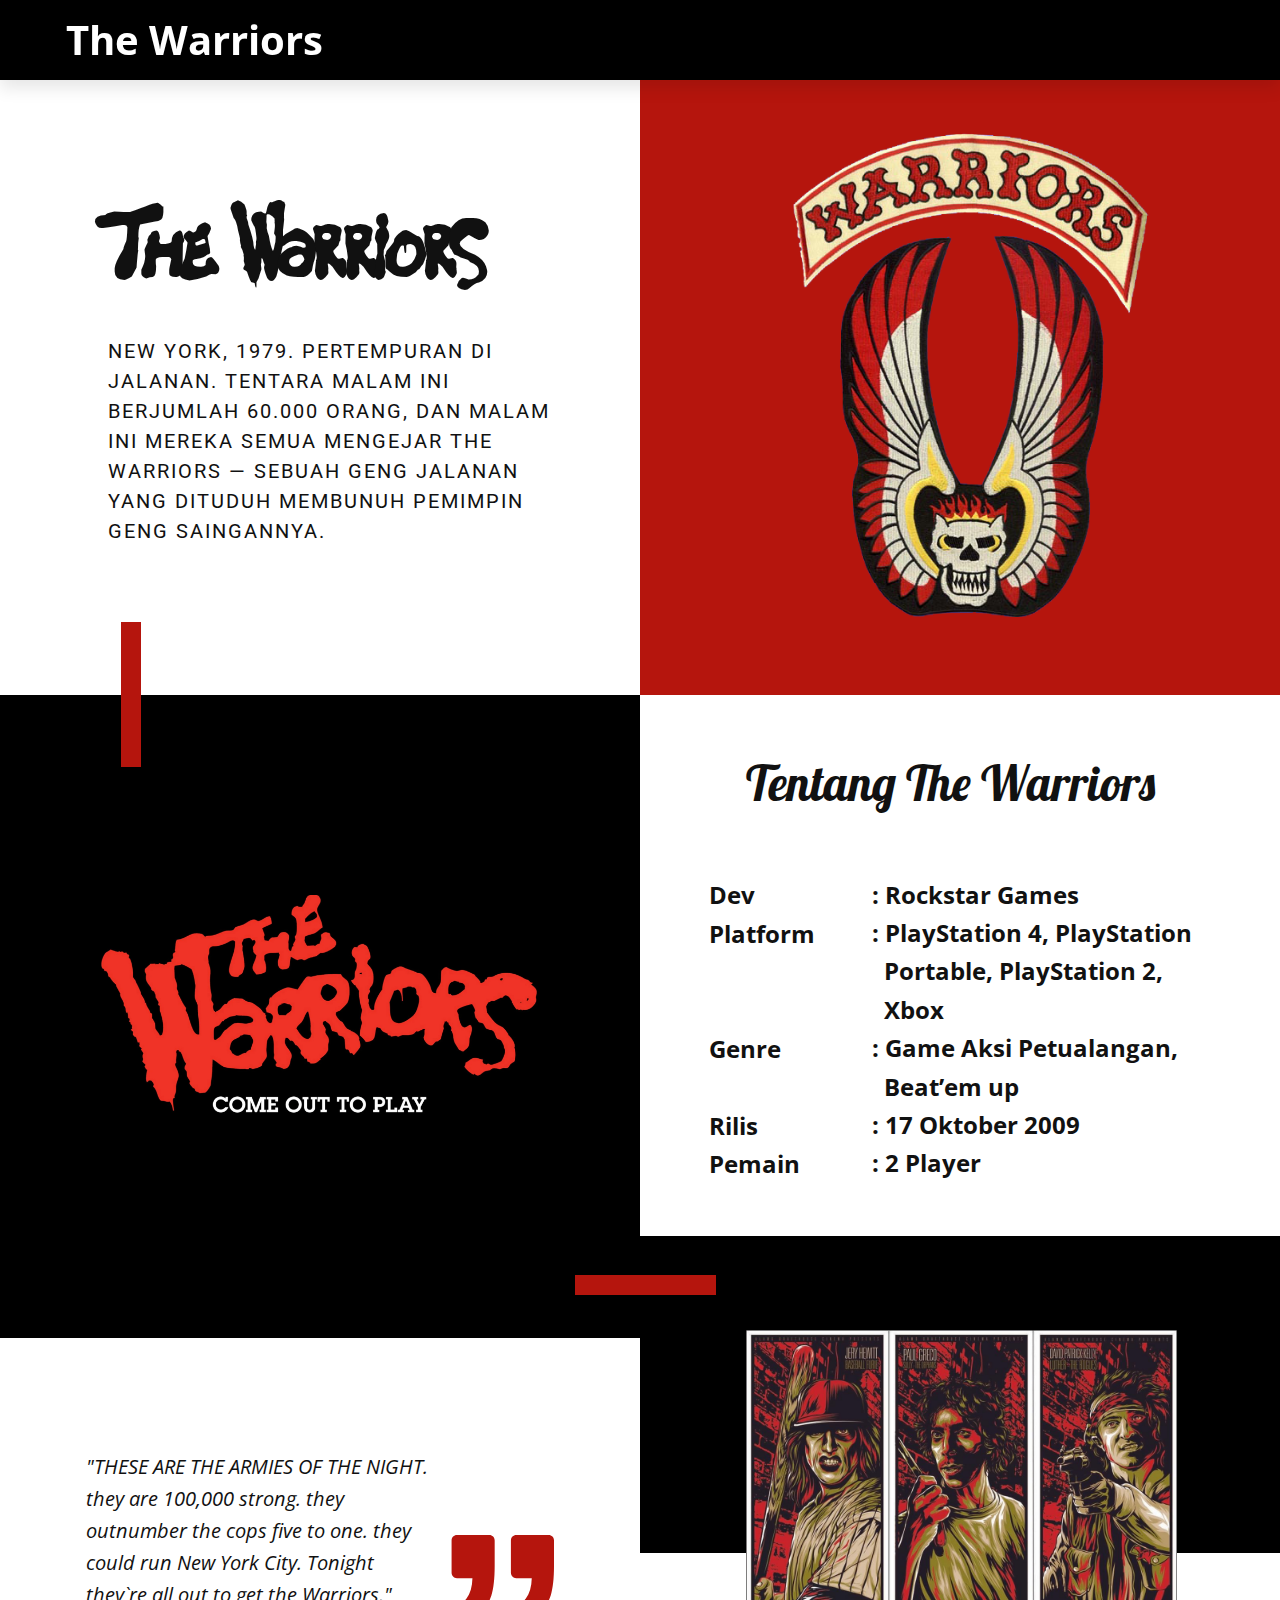
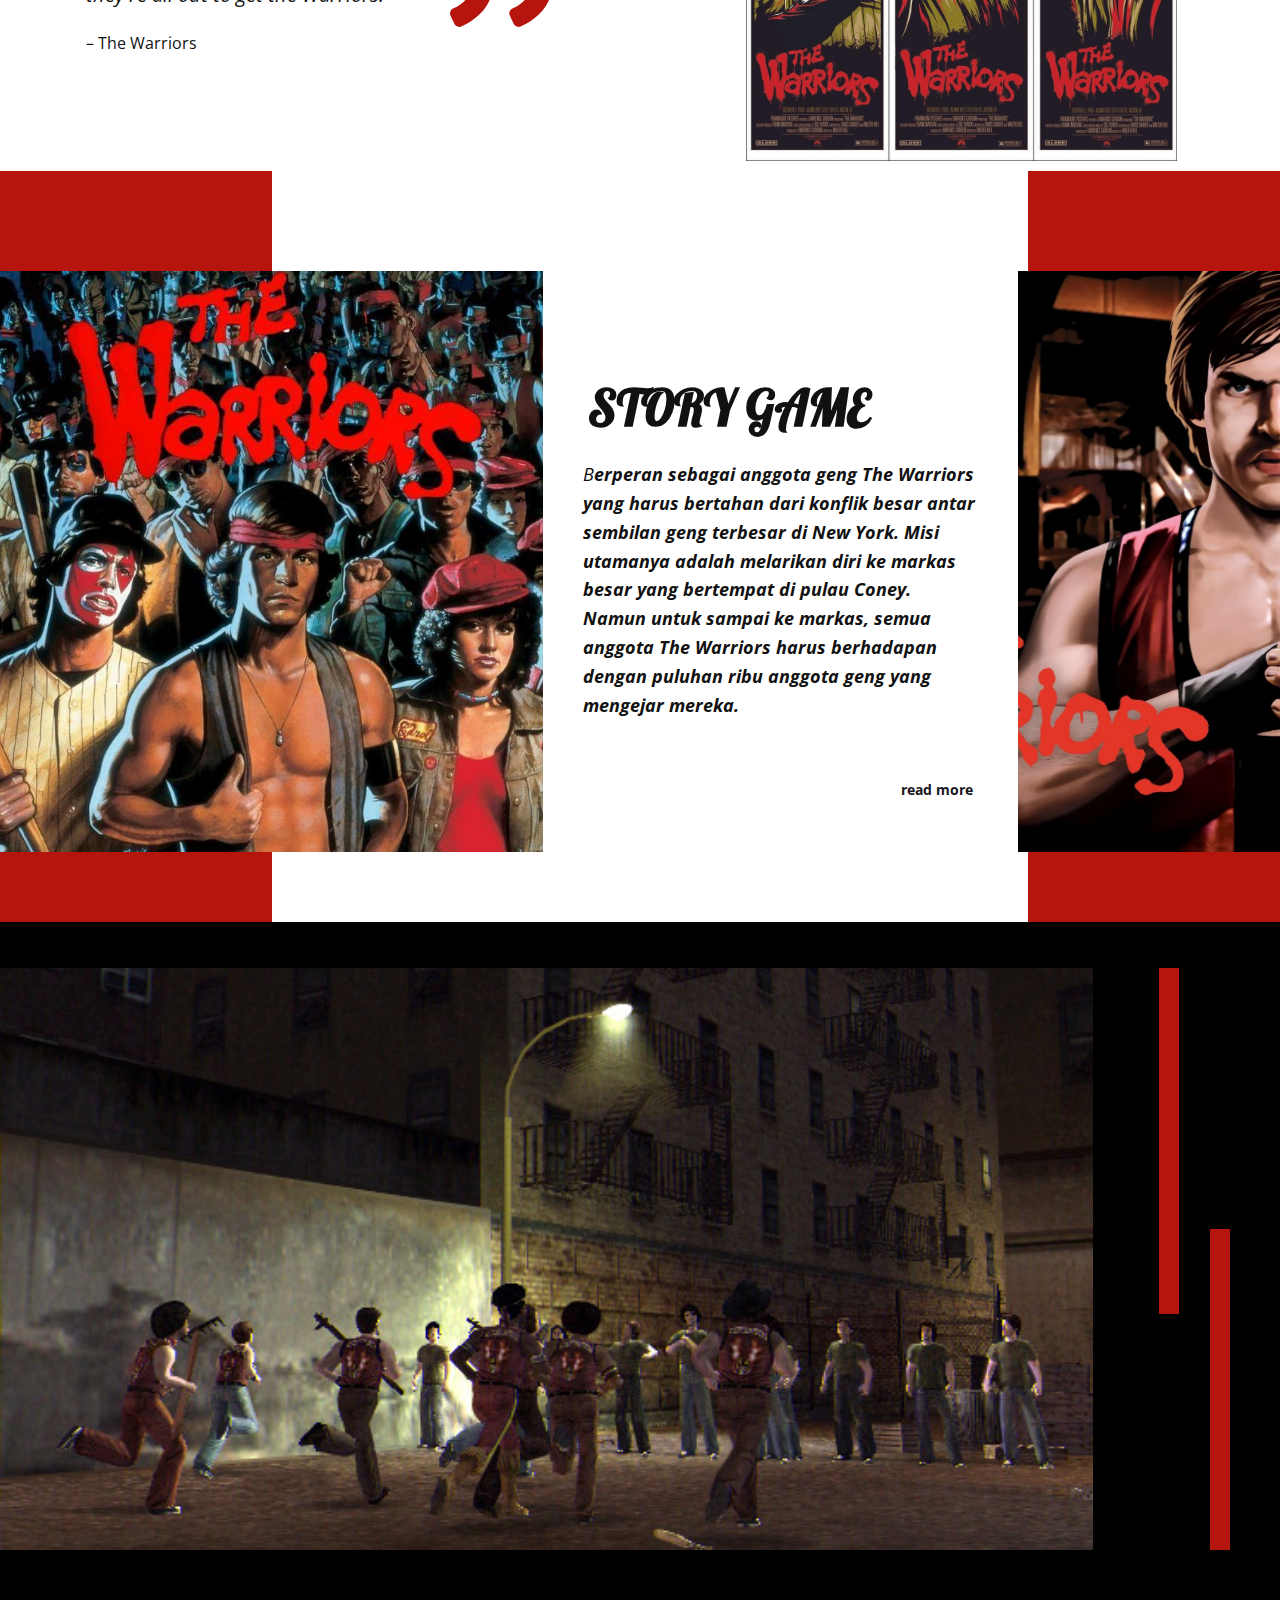
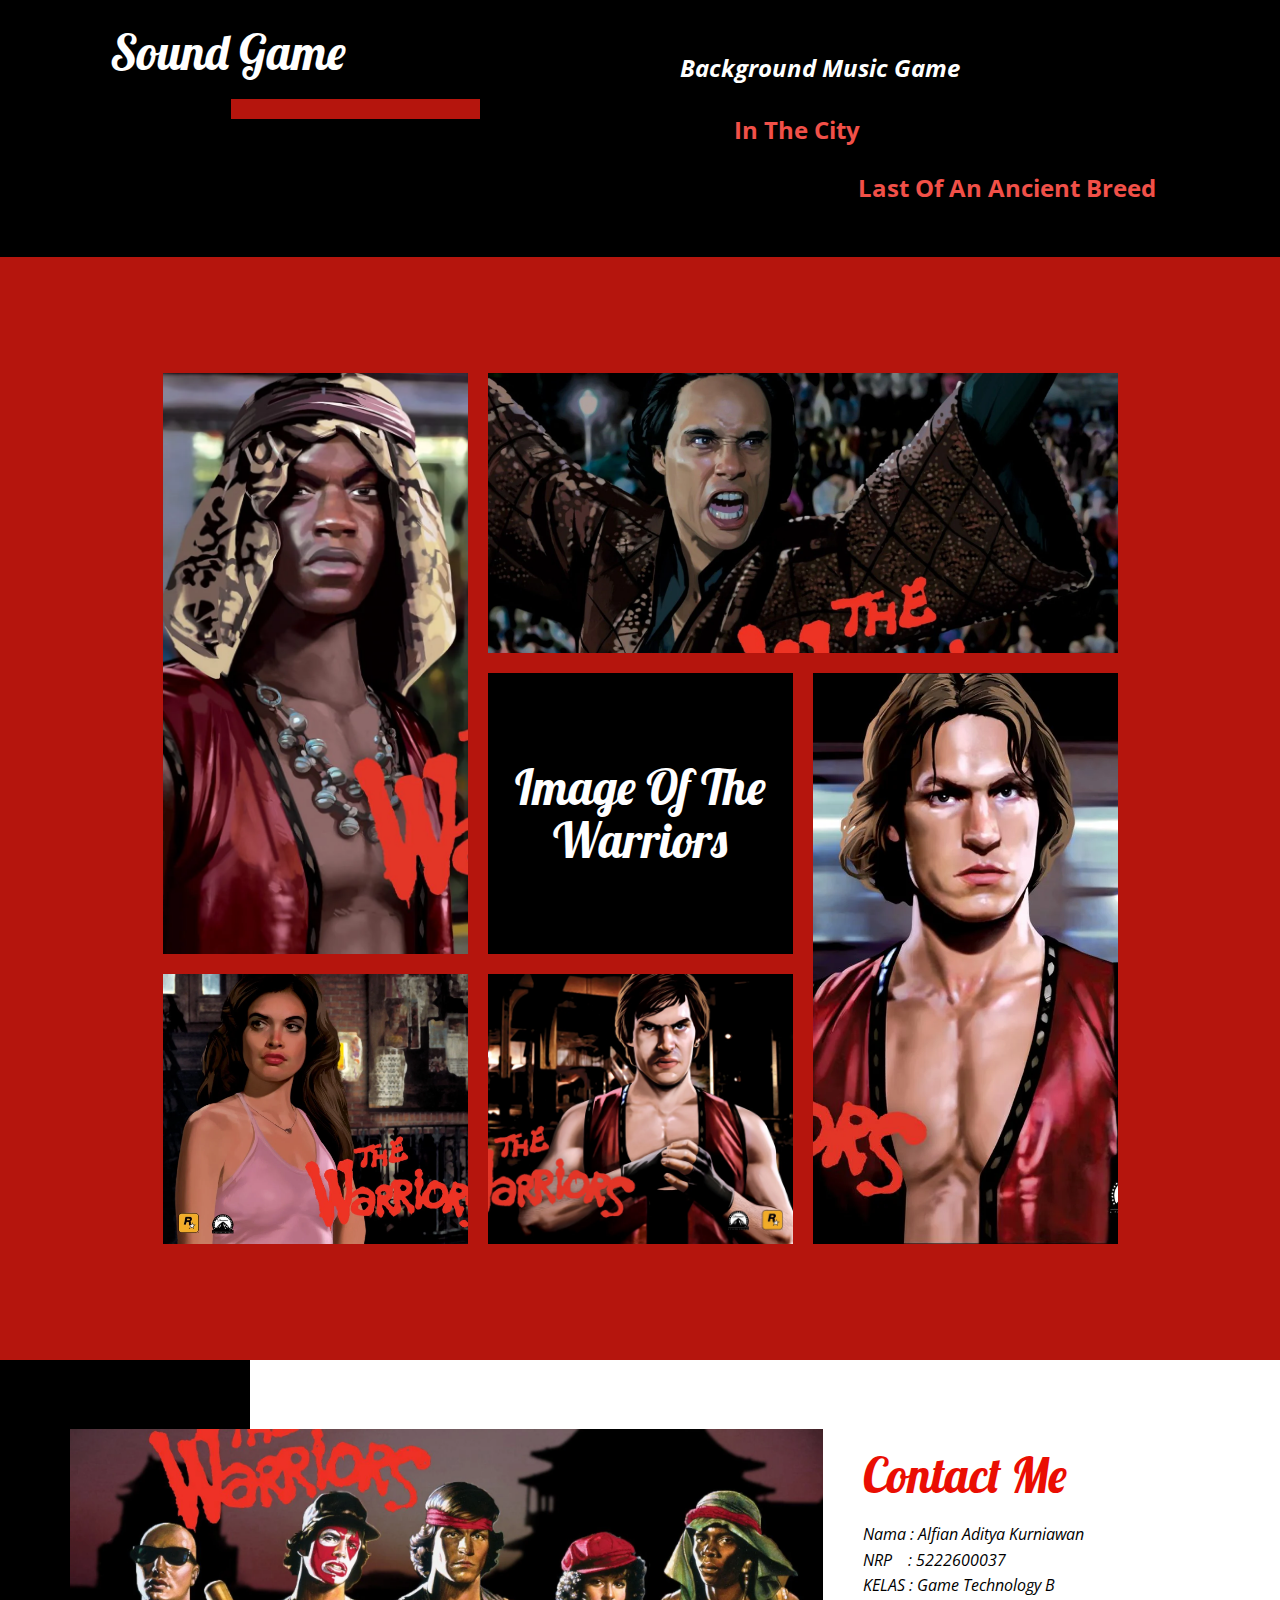
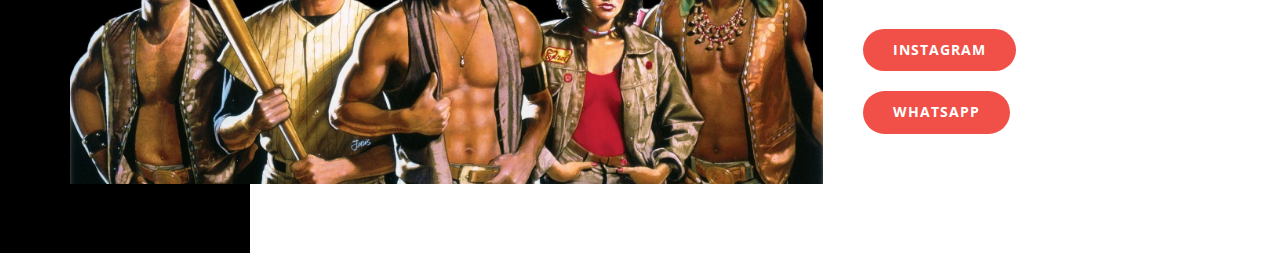
<file: index.html>
<!DOCTYPE html>
<html style="font-size: 16px;" lang="en"><head>
    <meta name="viewport" content="width=device-width, initial-scale=1.0">
    <meta charset="utf-8">
    <meta name="keywords" content="Start Your Fitness Today, For you. For now. For life., Our Mission, Supervision and professional advice, Fitness Classes, Contact Us">
    <meta name="description" content="">
    <title>The Warriors</title>
    <link rel="stylesheet" href="nicepage.css" media="screen">
<link rel="stylesheet" href="The-Warriors.css" media="screen">
    <script class="u-script" type="text/javascript" src="jquery-1.9.1.min.js" defer=""></script>
    <script class="u-script" type="text/javascript" src="nicepage.js" defer=""></script>
    <meta name="generator" content="Nicepage 4.21.4, nicepage.com">
    
    <link id="u-theme-google-font" rel="stylesheet" href="https://fonts.googleapis.com/css?family=Roboto:100,100i,300,300i,400,400i,500,500i,700,700i,900,900i|Open+Sans:300,300i,400,400i,500,500i,600,600i,700,700i,800,800i">
    <link id="u-page-google-font" rel="stylesheet" href="https://fonts.googleapis.com/css?family=Lobster:400">
    
    
    
    
    
    
    
    
    
    <script type="application/ld+json">{
		"@context": "http://schema.org",
		"@type": "Organization",
		"name": ""
}</script>
    <meta name="theme-color" content="#f15048">
    <meta property="og:title" content="The Warriors">
    <meta property="og:type" content="website">
    <style>
  header{
  position: fixed;
  top:0; left: 0; right:0;
  z-index: 1000;
  display: flex;
  align-items: center;
  justify-content: space-between;
  background: black;
  padding:0.5rem 4.5%;
  box-shadow: 0 .5rem 1rem rgba(0,0,0,.1);
}

header .logo{
  font-size: 2.5rem;
  font-weight: bolder;
  color:white;
}

header .logo i{
  padding-right: .5rem;
  color:var(--red);
}

header .navbar a{
  font-size: 2rem;
  margin-left: 2rem;
  color:#666;
}

header .navbar a:hover{
  color:var(--red);
}
    </style>
  </head>
  <body data-home-page="https://alfianaditya-gtbnrp37.nicepage.io/The-Warriors.html?version=43d5f239-8041-4bb2-9207-d50a2c1f1188" data-home-page-title="The Warriors" class="u-body u-xl-mode" data-lang="en"> 
    <header>

      <a href="#" class="logo"><i class="fas fa-utensils"></i>The Warriors</a>
  
      <div id="menu-bar" class="fas fa-bars"></div>
  
      <!-- <nav class="navbar">
          <a href="#home">home</a>
          <a href="#speciality">speciality</a>
          <a href="#popular">popular</a>
          <a href="#gallery">gallery</a>
          <a href="#review">review</a>
          <a href="#order">order</a>
      </nav> -->
  
  </header>
  <br>
  <br>
    <section class="u-clearfix u-section-1" id="sec-86e3">
      <div class="u-border-20 u-border-custom-color-6 u-line u-line-horizontal u-line-1"></div>
      <div class="u-clearfix u-expanded-width u-layout-wrap u-layout-wrap-1">
        <div class="u-layout">
          <div class="u-layout-row">
            <div class="u-size-30 u-size-60-md">
              <div class="u-layout-col">
                <div class="u-size-60">
                  <div class="u-layout-row">
                    <div class="u-container-style u-layout-cell u-left-cell u-size-60 u-layout-cell-1">
                      <div class="u-container-layout u-container-layout-1">
                        <h1 class="u-custom-font u-text u-title u-text-1">The Warriors </h1>
                        <h5 class="u-text u-text-2"> New York, 1979. Pertempuran di jalanan. Tentara malam ini berjumlah 60.000 orang, dan malam ini mereka semua mengejar The Warriors — sebuah geng jalanan yang dituduh membunuh pemimpin geng saingannya. </h5>
                      </div>
                    </div>
                  </div>
                </div>
              </div>
            </div>
            <div class="u-size-30 u-size-60-md">
              <div class="u-layout-row">
                <div class="u-container-style u-custom-color-7 u-layout-cell u-right-cell u-size-60 u-layout-cell-2">
                  <div class="u-container-layout">
                    <img class="u-image u-image-1" src="images/d4kjrc5-3245dbd3-a450-4049-8b9e-e0e33ac3052e.png" data-image-width="500" data-image-height="647">
                  </div>
                </div>
              </div>
            </div>
          </div>
        </div>
      </div>
    </section>
    <section class="u-clearfix u-section-2" id="carousel_2da8">
      <div class="u-black u-shape u-shape-rectangle u-shape-1"></div>
      <div class="u-clearfix u-expanded-width u-layout-wrap u-layout-wrap-1">
        <div class="u-layout">
          <div class="u-layout-row">
            <div class="u-size-30">
              <div class="u-layout-col">
                <div class="u-container-style u-layout-cell u-size-60 u-layout-cell-1">
                  <div class="u-container-layout u-container-layout-1">
                    <div class="u-black u-container-style u-expanded-width u-group u-shape-rectangle u-group-1">
                      <div class="u-container-layout u-container-layout-2">
                        <div class="u-border-20 u-border-custom-color-7 u-line u-line-vertical u-line-1"></div>
                        <img class="u-expanded-width-xs u-image u-image-1" src="images/2013686.png" data-image-width="1920" data-image-height="915">
                        <div class="u-border-20 u-border-custom-color-7 u-line u-line-horizontal u-line-2"></div>
                      </div>
                    </div>
                  </div>
                </div>
              </div>
            </div>
            <div class="u-size-30">
              <div class="u-layout-col">
                <div class="u-container-style u-layout-cell u-size-30 u-layout-cell-2">
                  <div class="u-container-layout u-container-layout-3">
                    <h2 class="u-custom-font u-font-lobster u-text u-text-1">Tentang The Warriors</h2>
                  </div>
                </div>
                <div class="u-container-style u-layout-cell u-size-30 u-layout-cell-3">
                  <div class="u-container-layout u-container-layout-4">
                    <div class="u-expanded-width u-list u-list-1">
                      <div class="u-repeater u-repeater-1">
                        <div class="u-container-style u-list-item u-repeater-item">
                          <div class="u-container-layout u-similar-container u-container-layout-5">
                            <p class="u-text u-text-2"><b>Dev<br>Platform<br>
                                <br>
                                <br>Genre<br>
                                <br>Rilis<br>Pemain<br>
                                <br></b>
                            </p>
                            <p class="u-text u-text-3"> :&nbsp;<b>Rockstar Games<br>: PlayStation 4, PlayStation<br>&nbsp; Portable, PlayStation 2,<br>&nbsp; Xbox<br>: Game Aksi Petualangan,&nbsp;<br>&nbsp; Beat’em up<br>: 17 Oktober 2009<br>: 2 Player<br></b>
                            </p>
                            <img src="images/wp1973871-the-warriors-wallpapers.jpg" alt="" class="u-image u-image-default u-image-2" data-image-width="1080" data-image-height="1080">
                          </div>
                        </div>
                      </div>
                    </div>
                  </div>
                </div>
              </div>
            </div>
          </div>
        </div>
      </div>
      <div class="u-border-20 u-border-custom-color-7 u-line u-line-horizontal u-line-3"></div>
    </section>
    <section class="u-clearfix u-section-3" id="sec-3e04">
      <div class="u-clearfix u-expanded-width u-layout-wrap u-layout-wrap-1">
        <div class="u-layout">
          <div class="u-layout-row">
            <div class="u-container-style u-layout-cell u-left-cell u-size-30 u-white u-layout-cell-1">
              <div class="u-container-layout u-container-layout-1">
                <p class="u-text u-text-1"> "​THESE ARE THE ARMIES OF THE NIGHT. they are 100,000 strong. they outnumber the cops five to one. they could run New York City. Tonight they`re all out to get the Warriors."</p><span class="u-icon u-icon-circle u-text-custom-color-7 u-icon-1"><svg class="u-svg-link" preserveAspectRatio="xMidYMin slice" viewBox="0 0 975.036 975.036" style=""><use xlink:href="#svg-8e95"></use></svg><svg class="u-svg-content" viewBox="0 0 975.036 975.036" x="0px" y="0px" id="svg-8e95" style="enable-background:new 0 0 975.036 975.036;"><g><path d="M925.036,57.197h-304c-27.6,0-50,22.4-50,50v304c0,27.601,22.4,50,50,50h145.5c-1.9,79.601-20.4,143.3-55.4,191.2   c-27.6,37.8-69.399,69.1-125.3,93.8c-25.7,11.3-36.8,41.7-24.8,67.101l36,76c11.6,24.399,40.3,35.1,65.1,24.399   c66.2-28.6,122.101-64.8,167.7-108.8c55.601-53.7,93.7-114.3,114.3-181.9c20.601-67.6,30.9-159.8,30.9-276.8v-239   C975.036,79.598,952.635,57.197,925.036,57.197z"></path><path d="M106.036,913.497c65.4-28.5,121-64.699,166.9-108.6c56.1-53.7,94.4-114.1,115-181.2c20.6-67.1,30.899-159.6,30.899-277.5   v-239c0-27.6-22.399-50-50-50h-304c-27.6,0-50,22.4-50,50v304c0,27.601,22.4,50,50,50h145.5c-1.9,79.601-20.4,143.3-55.4,191.2   c-27.6,37.8-69.4,69.1-125.3,93.8c-25.7,11.3-36.8,41.7-24.8,67.101l35.9,75.8C52.336,913.497,81.236,924.298,106.036,913.497z"></path>
</g></svg></span>
                <p class="u-text u-text-2">– The Warriors</p>
              </div>
            </div>
            <div class="u-container-style u-layout-cell u-right-cell u-size-30 u-layout-cell-2">
              <div class="u-container-layout u-container-layout-2"></div>
            </div>
          </div>
        </div>
      </div>
    </section>
    <section class="u-clearfix u-valign-middle-xs u-section-4" id="sec-3148">
      <div class="u-custom-color-7 u-shape u-shape-rectangle u-shape-1"></div>
      <div class="u-custom-color-7 u-shape u-shape-rectangle u-shape-2"></div>
      <div class="u-clearfix u-expanded-width u-gutter-20 u-layout-wrap u-layout-wrap-1">
        <div class="u-layout">
          <div class="u-layout-row">
            <div class="u-container-style u-image u-layout-cell u-left-cell u-size-26 u-image-1" data-image-width="1366" data-image-height="768">
              <div class="u-container-layout"></div>
            </div>
            <div class="u-container-style u-layout-cell u-size-21 u-layout-cell-2">
              <div class="u-container-layout u-container-layout-2">
                <h2 class="u-custom-font u-font-lobster u-text u-text-1"><b>STORY GAME</b>
                </h2>
                <p class="u-text u-text-2"> B<b>erperan sebagai anggota geng The Warriors yang harus bertahan dari konflik besar antar sembilan geng terbesar di New York. Misi utamanya adalah melarikan diri ke markas besar yang bertempat di pulau Coney. Namun untuk sampai ke markas, semua anggota The Warriors harus berhadapan dengan puluhan ribu anggota geng yang mengejar mereka.</b>
                </p>
                <a href="#" class="radius u-link u-no-underline u-text-custom-color-4 u-link-1" data-animation-name="" data-animation-duration="0" data-animation-direction="">read more</a>
              </div>
            </div>
            <div class="u-container-style u-image u-layout-cell u-right-cell u-size-13 u-image-2" data-image-width="1600" data-image-height="1200">
              <div class="u-container-layout"></div>
            </div>
          </div>
        </div>
      </div>
    </section>
    <section class="u-black u-clearfix u-section-5" id="sec-6edb">
      <div class="u-border-20 u-border-custom-color-7 u-line u-line-vertical u-line-1"></div>
      <img src="images/55-1.jpg" alt="" class="u-image u-image-default u-image-1" data-image-width="637" data-image-height="446">
      <div class="u-border-20 u-border-custom-color-7 u-line u-line-vertical u-line-2"></div>
    </section>
    <section class="u-black u-clearfix u-section-6" id="sec-463e">
      <div class="u-black u-expanded-width u-shape u-shape-rectangle u-shape-1"></div>
      <div class="u-clearfix u-layout-wrap u-layout-wrap-1">
        <div class="u-layout">
          <div class="u-layout-row">
            <div class="u-container-style u-layout-cell u-left-cell u-size-30 u-layout-cell-1">
              <div class="u-container-layout">
                <h2 class="u-custom-font u-font-lobster u-text u-text-1">Sound Game</h2>
                <div class="u-border-20 u-border-custom-color-7 u-line u-line-horizontal u-line-1"></div>
              </div>
            </div>
            <div class="u-container-style u-layout-cell u-right-cell u-size-30 u-layout-cell-2">
              <div class="u-container-layout u-container-layout-2">
                <p class="u-text u-text-2">Background Music Game<span style="font-weight: 700;"></span>
                </p>
                <p class="u-text u-text-3">
                  <a class="u-active-none u-border-none u-btn u-button-link u-button-style u-hover-none u-none u-text-palette-1-base u-btn-1" href="https://www.youtube.com/watch?v=jB9B1uNxwuY&amp;ab_channel=JoeWalsh-Topic" target="_blank">In The City</a>
                </p>
                <a class="u-active-none u-border-none u-btn u-button-link u-button-style u-hover-none u-none u-text-palette-1-base u-btn-2" href="https://www.youtube.com/watch?v=RpgIa4HkgeY&amp;ab_channel=DesmondChild-Topic" target="_blank">Last Of An Ancient Breed</a>
              </div>
            </div>
          </div>
        </div>
      </div>
    </section>
    <section class="u-clearfix u-custom-color-7 u-section-7" id="sec-9335">
      <div class="u-clearfix u-sheet u-sheet-1">
        <div class="u-clearfix u-expanded-width-md u-expanded-width-sm u-expanded-width-xs u-gutter-20 u-layout-wrap u-layout-wrap-1">
          <div class="u-layout">
            <div class="u-layout-row">
              <div class="u-size-20">
                <div class="u-layout-col">
                  <div class="u-container-style u-image u-layout-cell u-left-cell u-size-40 u-image-1" data-image-width="1600" data-image-height="1200">
                    <div class="u-container-layout"></div>
                  </div>
                  <div class="u-container-style u-image u-layout-cell u-left-cell u-size-20 u-image-2" data-image-width="1280" data-image-height="1024">
                    <div class="u-container-layout"></div>
                  </div>
                </div>
              </div>
              <div class="u-size-40">
                <div class="u-layout-col">
                  <div class="u-size-20 u-size-60-md">
                    <div class="u-layout-col">
                      <div class="u-container-style u-image u-layout-cell u-right-cell u-size-60 u-image-3" data-image-width="1920" data-image-height="1080">
                        <div class="u-container-layout"></div>
                      </div>
                    </div>
                  </div>
                  <div class="u-size-40 u-size-60-md">
                    <div class="u-layout-row">
                      <div class="u-size-30">
                        <div class="u-layout-col">
                          <div class="u-black u-container-style u-layout-cell u-size-30 u-layout-cell-4">
                            <div class="u-container-layout u-container-layout-4">
                              <h2 class="u-align-center u-custom-font u-font-lobster u-text u-text-1">Image Of The Warriors</h2>
                            </div>
                          </div>
                          <div class="u-container-style u-image u-layout-cell u-size-30 u-image-4" data-image-width="1600" data-image-height="1200">
                            <div class="u-container-layout"></div>
                          </div>
                        </div>
                      </div>
                      <div class="u-size-30">
                        <div class="u-layout-col">
                          <div class="u-container-style u-image u-layout-cell u-right-cell u-size-60 u-image-5" data-image-width="1280" data-image-height="1024">
                            <div class="u-container-layout"></div>
                          </div>
                        </div>
                      </div>
                    </div>
                  </div>
                </div>
              </div>
            </div>
          </div>
        </div>
      </div>
    </section>
    <section class="u-clearfix u-valign-middle-xl u-white u-section-8" id="carousel_f1ac">
      <div class="u-black u-expanded-height u-shape u-shape-rectangle u-shape-1"></div>
      <div class="u-clearfix u-gutter-20 u-layout-wrap u-layout-wrap-1">
        <div class="u-layout">
          <div class="u-layout-row">
            <div class="u-container-style u-image u-layout-cell u-left-cell u-size-40 u-image-1" data-image-width="1920" data-image-height="1080">
              <div class="u-container-layout"></div>
            </div>
            <div class="u-container-style u-layout-cell u-right-cell u-size-20 u-layout-cell-2">
              <div class="u-container-layout u-container-layout-2">
                <h2 class="u-custom-font u-font-lobster u-text u-text-custom-color-6 u-text-1">Contact Me</h2>
                <p class="u-text u-text-black u-text-2">Nama : Alfian Aditya Kurniawan<br>NRP&nbsp; &nbsp; : 5222600037<br>KELAS : Game Technology B
                </p>
                <a href="https://www.instagram.com/alfian_aditya04/" class="u-btn u-btn-round u-button-style u-hover-palette-1-light-1 u-palette-1-base u-radius-50 u-btn-1">Instagram</a>
                <a href="https://api.whatsapp.com/send?phone=628989896204" class="u-btn u-btn-round u-button-style u-hover-palette-1-light-1 u-palette-1-base u-radius-50 u-btn-2">Whatsapp</a>
              </div>
            </div>
          </div>
        </div>
      </div>
    </section>
    
    
    
    <!-- <section class="u-backlink u-clearfix u-grey-80">
      <a class="u-link" href="https://nicepage.com/website-templates" target="_blank">
        <span>Website Templates</span>
      </a>
      <p class="u-text">
        <span>created with</span>
      </p>
      <a class="u-link" href="" target="_blank">
        <span>Website Builder Software</span>
      </a>. 
    </section> -->
  
</body></html>
</file>
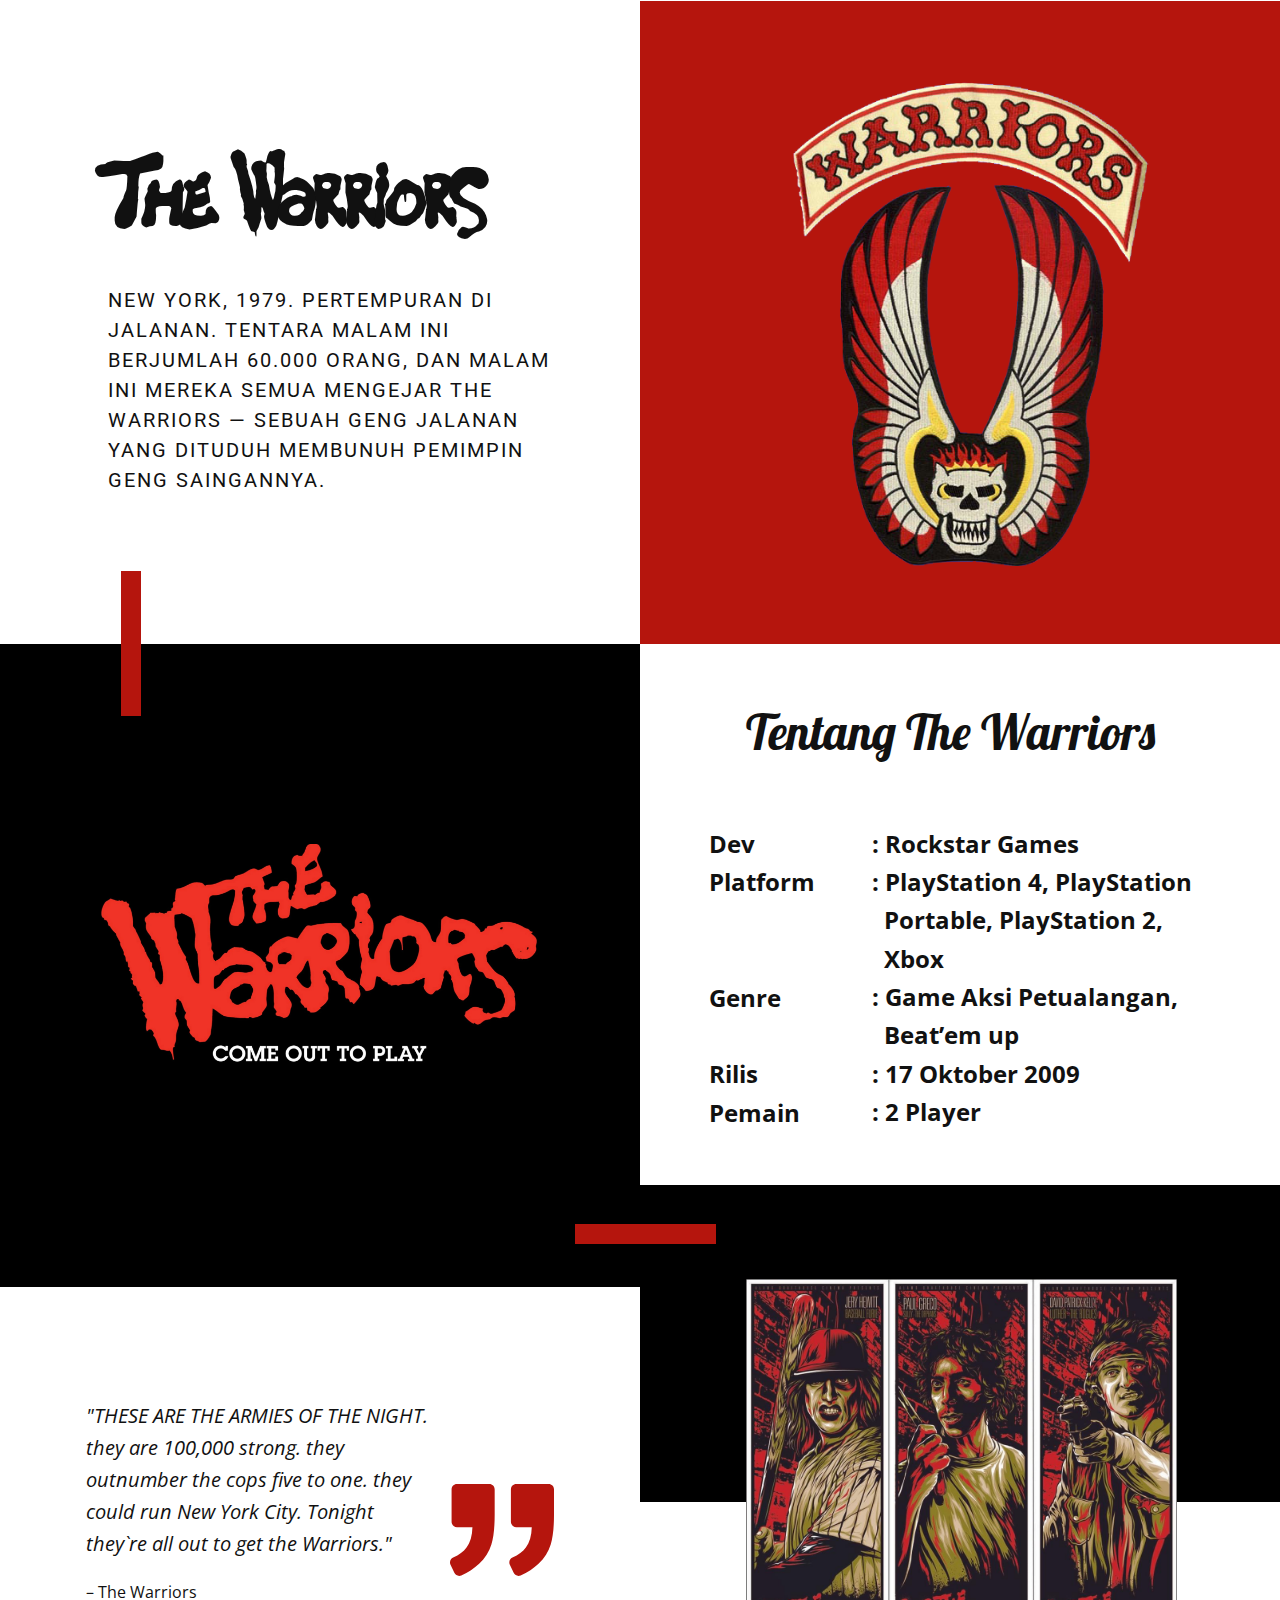
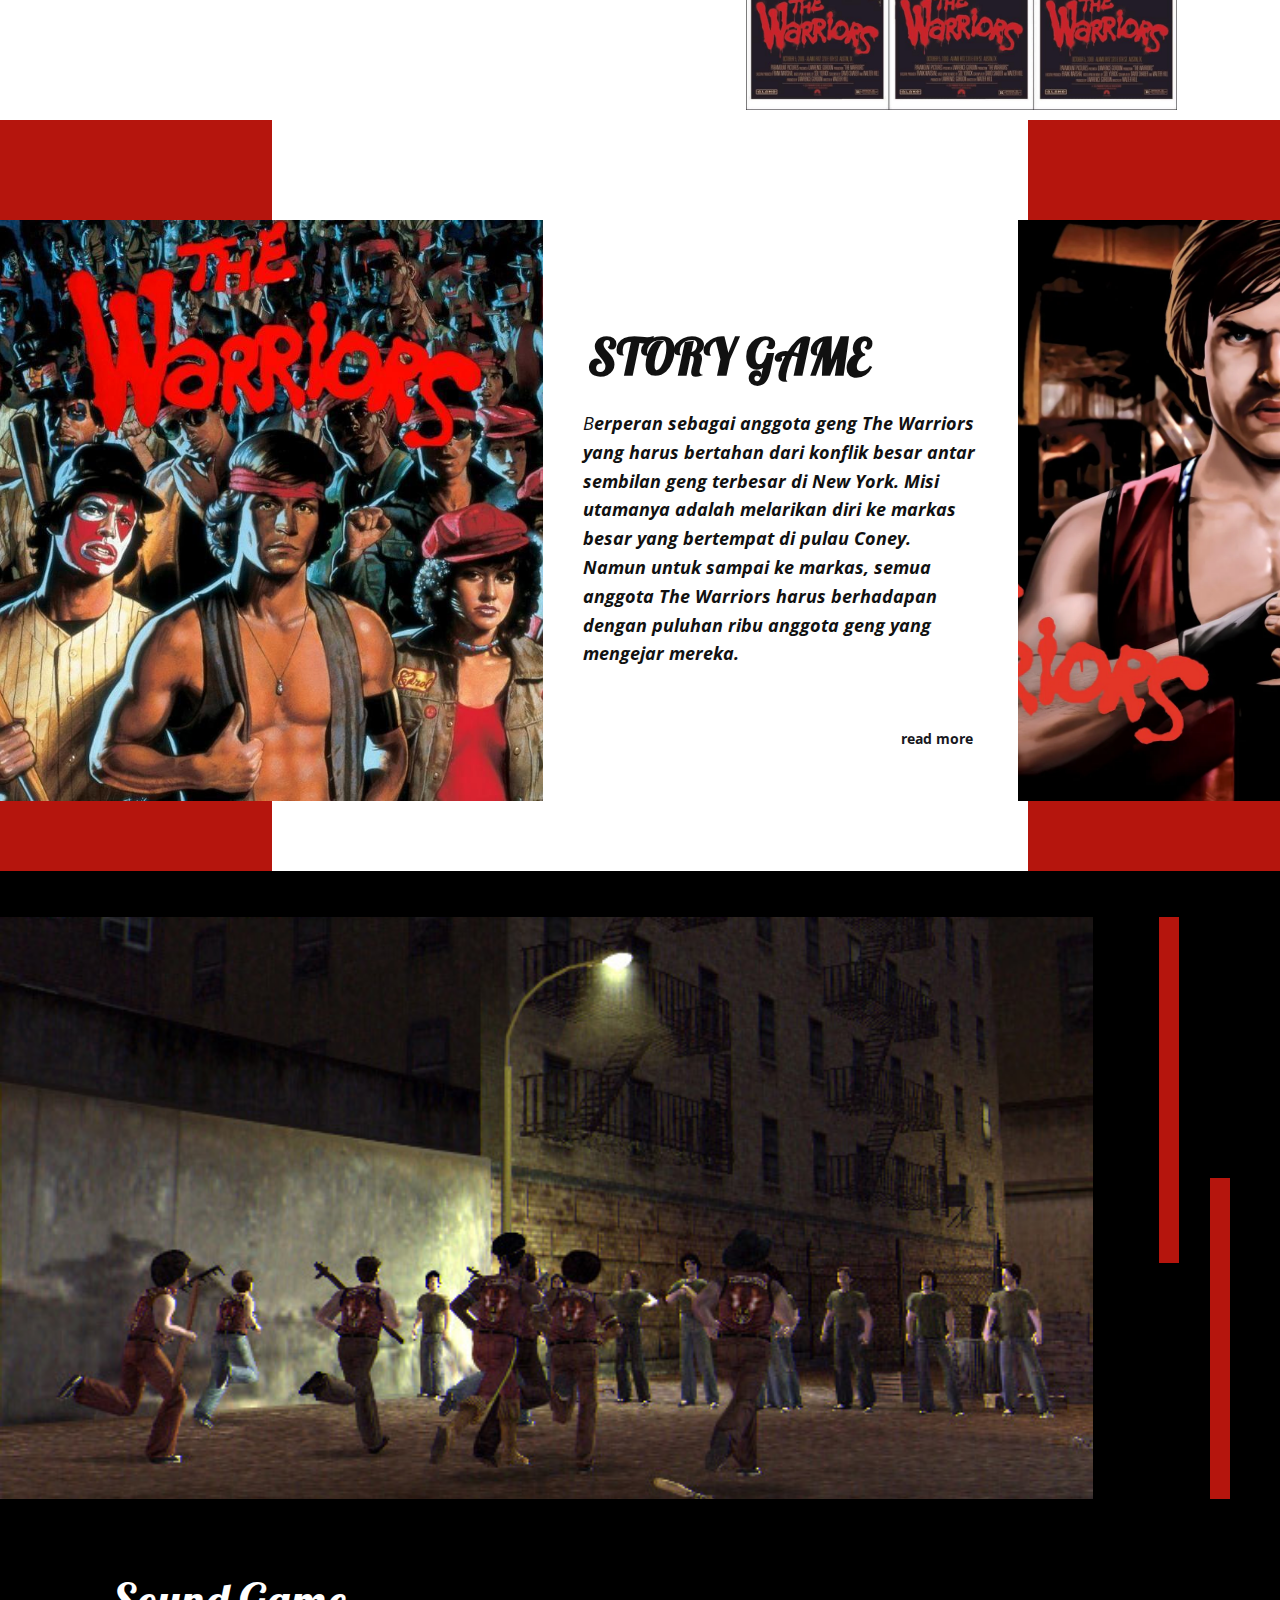
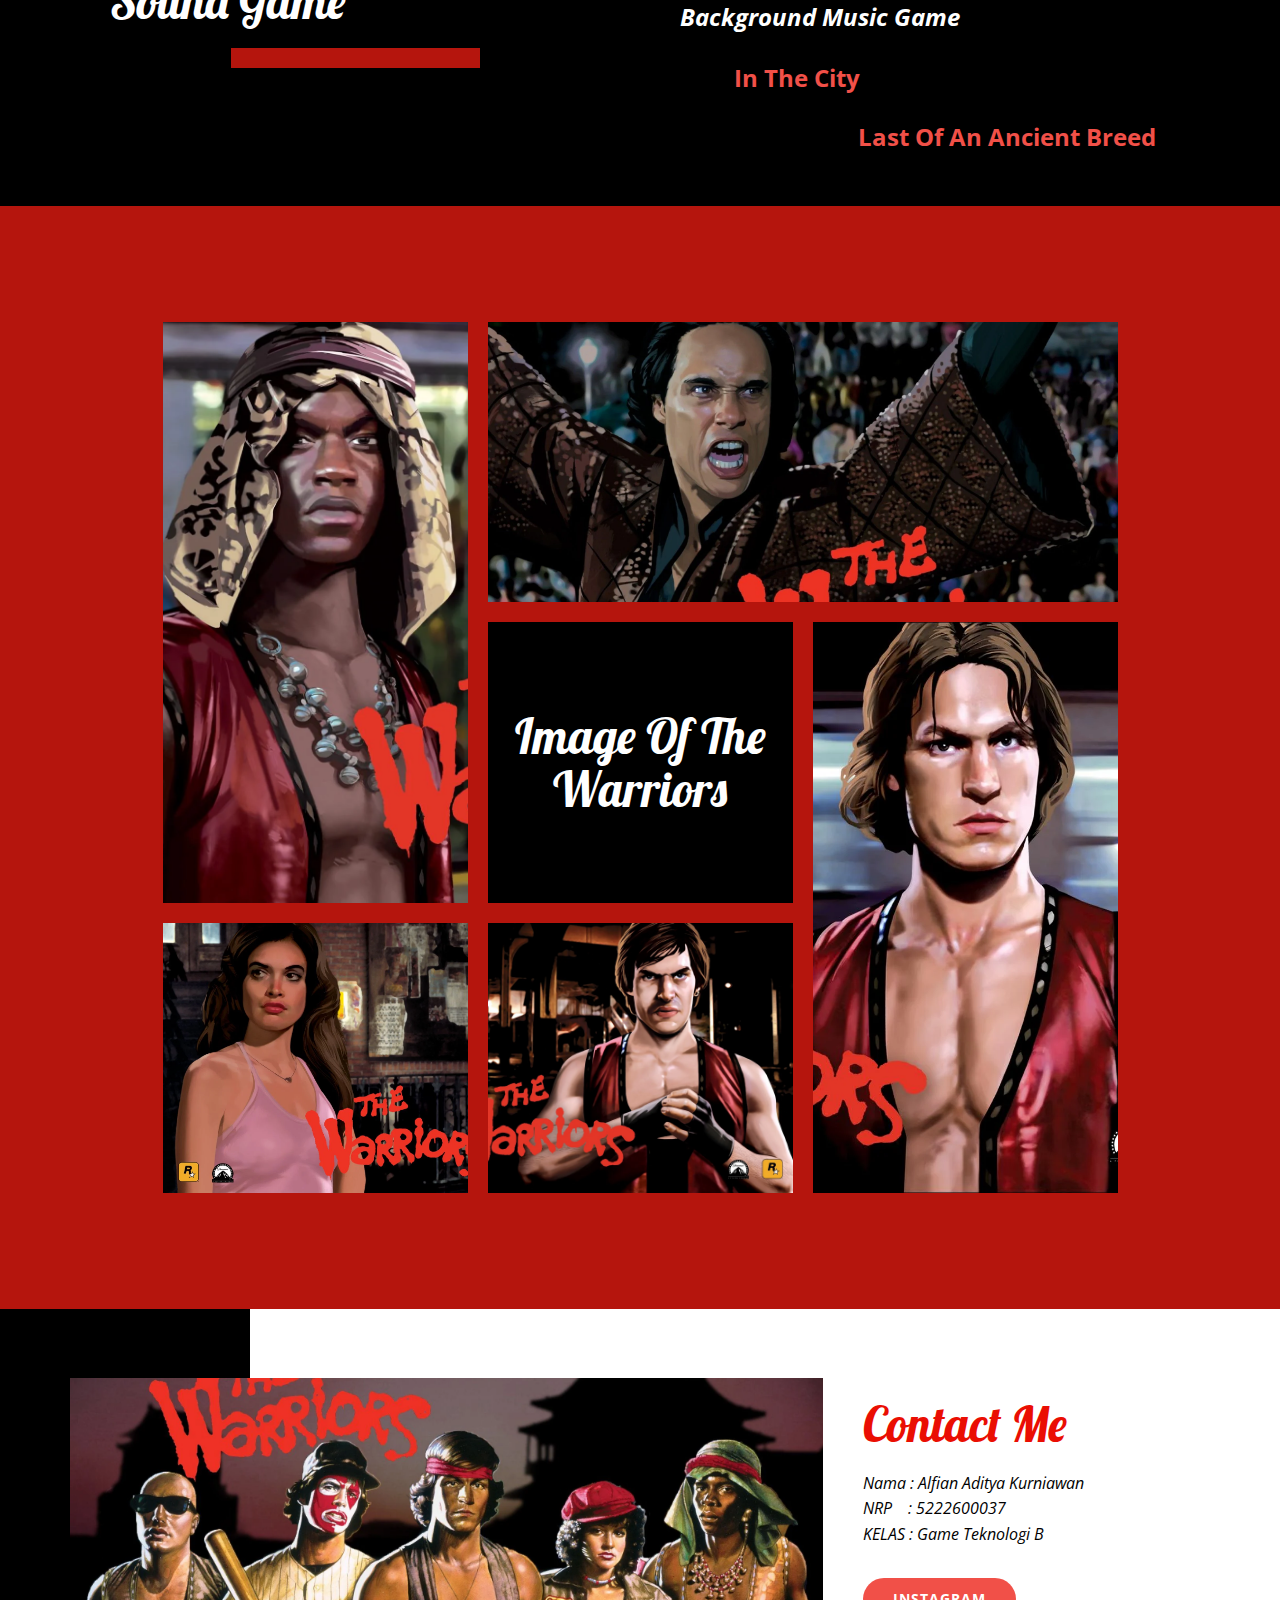
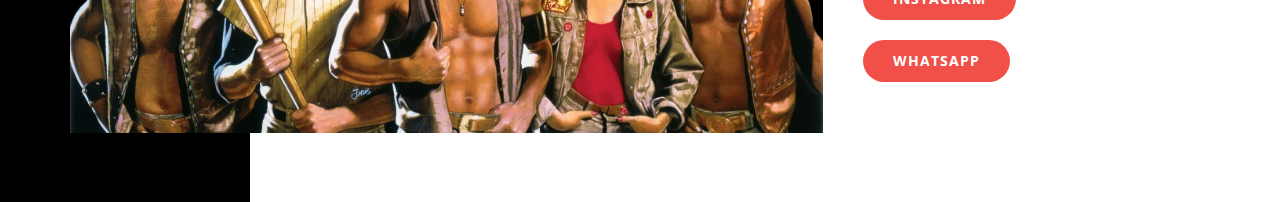
<file: The-Warriors.html>
<!DOCTYPE html>
<html style="font-size: 16px;" lang="en"><head>
    <meta name="viewport" content="width=device-width, initial-scale=1.0">
    <meta charset="utf-8">
    <meta name="keywords" content="Start Your Fitness Today, For you. For now. For life., Our Mission, Supervision and professional advice, Fitness Classes, Contact Us">
    <meta name="description" content="">
    <title>The Warriors</title>
    <link rel="stylesheet" href="nicepage.css" media="screen">
<link rel="stylesheet" href="The-Warriors.css" media="screen">
    <script class="u-script" type="text/javascript" src="jquery-1.9.1.min.js" defer=""></script>
    <script class="u-script" type="text/javascript" src="nicepage.js" defer=""></script>
    <meta name="generator" content="Nicepage 4.21.4, nicepage.com">
    
    <link id="u-theme-google-font" rel="stylesheet" href="https://fonts.googleapis.com/css?family=Roboto:100,100i,300,300i,400,400i,500,500i,700,700i,900,900i|Open+Sans:300,300i,400,400i,500,500i,600,600i,700,700i,800,800i">
    <link id="u-page-google-font" rel="stylesheet" href="https://fonts.googleapis.com/css?family=Lobster:400">
    
    
    
    
    
    
    
    
    
    <script type="application/ld+json">{
		"@context": "http://schema.org",
		"@type": "Organization",
		"name": ""
}</script>
    <meta name="theme-color" content="#f15048">
    <meta property="og:title" content="The Warriors">
    <meta property="og:type" content="website">
  </head>
  <body class="u-body u-xl-mode" data-lang="en"> 
    <section class="u-clearfix u-section-1" id="sec-86e3">
      <div class="u-border-20 u-border-custom-color-6 u-line u-line-horizontal u-line-1"></div>
      <div class="u-clearfix u-expanded-width u-layout-wrap u-layout-wrap-1">
        <div class="u-layout">
          <div class="u-layout-row">
            <div class="u-size-30 u-size-60-md">
              <div class="u-layout-col">
                <div class="u-size-60">
                  <div class="u-layout-row">
                    <div class="u-container-style u-layout-cell u-left-cell u-size-60 u-layout-cell-1">
                      <div class="u-container-layout u-container-layout-1">
                        <h1 class="u-custom-font u-text u-title u-text-1">The Warriors </h1>
                        <h5 class="u-text u-text-2"> New York, 1979. Pertempuran di jalanan. Tentara malam ini berjumlah 60.000 orang, dan malam ini mereka semua mengejar The Warriors — sebuah geng jalanan yang dituduh membunuh pemimpin geng saingannya. </h5>
                      </div>
                    </div>
                  </div>
                </div>
              </div>
            </div>
            <div class="u-size-30 u-size-60-md">
              <div class="u-layout-row">
                <div class="u-container-style u-custom-color-7 u-layout-cell u-right-cell u-size-60 u-layout-cell-2">
                  <div class="u-container-layout">
                    <img class="u-image u-image-1" src="images/d4kjrc5-3245dbd3-a450-4049-8b9e-e0e33ac3052e.png" data-image-width="500" data-image-height="647">
                  </div>
                </div>
              </div>
            </div>
          </div>
        </div>
      </div>
    </section>
    <section class="u-clearfix u-section-2" id="carousel_2da8">
      <div class="u-black u-shape u-shape-rectangle u-shape-1"></div>
      <div class="u-clearfix u-expanded-width u-layout-wrap u-layout-wrap-1">
        <div class="u-layout">
          <div class="u-layout-row">
            <div class="u-size-30">
              <div class="u-layout-col">
                <div class="u-container-style u-layout-cell u-size-60 u-layout-cell-1">
                  <div class="u-container-layout u-container-layout-1">
                    <div class="u-black u-container-style u-expanded-width u-group u-shape-rectangle u-group-1">
                      <div class="u-container-layout u-container-layout-2">
                        <div class="u-border-20 u-border-custom-color-7 u-line u-line-vertical u-line-1"></div>
                        <img class="u-expanded-width-xs u-image u-image-1" src="images/2013686.png" data-image-width="1920" data-image-height="915">
                        <div class="u-border-20 u-border-custom-color-7 u-line u-line-horizontal u-line-2"></div>
                      </div>
                    </div>
                  </div>
                </div>
              </div>
            </div>
            <div class="u-size-30">
              <div class="u-layout-col">
                <div class="u-container-style u-layout-cell u-size-30 u-layout-cell-2">
                  <div class="u-container-layout u-container-layout-3">
                    <h2 class="u-custom-font u-font-lobster u-text u-text-1">Tentang The Warriors</h2>
                  </div>
                </div>
                <div class="u-container-style u-layout-cell u-size-30 u-layout-cell-3">
                  <div class="u-container-layout u-container-layout-4">
                    <div class="u-expanded-width u-list u-list-1">
                      <div class="u-repeater u-repeater-1">
                        <div class="u-container-style u-list-item u-repeater-item">
                          <div class="u-container-layout u-similar-container u-container-layout-5">
                            <p class="u-text u-text-2"><b>Dev<br>Platform<br>
                                <br>
                                <br>Genre<br>
                                <br>Rilis<br>Pemain<br>
                                <br></b>
                            </p>
                            <p class="u-text u-text-3"> :&nbsp;<b>Rockstar Games<br>: PlayStation 4, PlayStation<br>&nbsp; Portable, PlayStation 2,<br>&nbsp; Xbox<br>: Game Aksi Petualangan,&nbsp;<br>&nbsp; Beat’em up<br>: 17 Oktober 2009<br>: 2 Player<br></b>
                            </p>
                            <img src="images/wp1973871-the-warriors-wallpapers.jpg" alt="" class="u-image u-image-default u-image-2" data-image-width="1080" data-image-height="1080">
                          </div>
                        </div>
                      </div>
                    </div>
                  </div>
                </div>
              </div>
            </div>
          </div>
        </div>
      </div>
      <div class="u-border-20 u-border-custom-color-7 u-line u-line-horizontal u-line-3"></div>
    </section>
    <section class="u-clearfix u-section-3" id="sec-3e04">
      <div class="u-clearfix u-expanded-width u-layout-wrap u-layout-wrap-1">
        <div class="u-layout">
          <div class="u-layout-row">
            <div class="u-container-style u-layout-cell u-left-cell u-size-30 u-white u-layout-cell-1">
              <div class="u-container-layout u-container-layout-1">
                <p class="u-text u-text-1"> "​THESE ARE THE ARMIES OF THE NIGHT. they are 100,000 strong. they outnumber the cops five to one. they could run New York City. Tonight they`re all out to get the Warriors."</p><span class="u-icon u-icon-circle u-text-custom-color-7 u-icon-1"><svg class="u-svg-link" preserveAspectRatio="xMidYMin slice" viewBox="0 0 975.036 975.036" style=""><use xlink:href="#svg-8e95"></use></svg><svg class="u-svg-content" viewBox="0 0 975.036 975.036" x="0px" y="0px" id="svg-8e95" style="enable-background:new 0 0 975.036 975.036;"><g><path d="M925.036,57.197h-304c-27.6,0-50,22.4-50,50v304c0,27.601,22.4,50,50,50h145.5c-1.9,79.601-20.4,143.3-55.4,191.2   c-27.6,37.8-69.399,69.1-125.3,93.8c-25.7,11.3-36.8,41.7-24.8,67.101l36,76c11.6,24.399,40.3,35.1,65.1,24.399   c66.2-28.6,122.101-64.8,167.7-108.8c55.601-53.7,93.7-114.3,114.3-181.9c20.601-67.6,30.9-159.8,30.9-276.8v-239   C975.036,79.598,952.635,57.197,925.036,57.197z"></path><path d="M106.036,913.497c65.4-28.5,121-64.699,166.9-108.6c56.1-53.7,94.4-114.1,115-181.2c20.6-67.1,30.899-159.6,30.899-277.5   v-239c0-27.6-22.399-50-50-50h-304c-27.6,0-50,22.4-50,50v304c0,27.601,22.4,50,50,50h145.5c-1.9,79.601-20.4,143.3-55.4,191.2   c-27.6,37.8-69.4,69.1-125.3,93.8c-25.7,11.3-36.8,41.7-24.8,67.101l35.9,75.8C52.336,913.497,81.236,924.298,106.036,913.497z"></path>
</g></svg></span>
                <p class="u-text u-text-2">– The Warriors</p>
              </div>
            </div>
            <div class="u-container-style u-layout-cell u-right-cell u-size-30 u-layout-cell-2">
              <div class="u-container-layout u-container-layout-2"></div>
            </div>
          </div>
        </div>
      </div>
    </section>
    <section class="u-clearfix u-valign-middle-xs u-section-4" id="sec-3148">
      <div class="u-custom-color-7 u-shape u-shape-rectangle u-shape-1"></div>
      <div class="u-custom-color-7 u-shape u-shape-rectangle u-shape-2"></div>
      <div class="u-clearfix u-expanded-width u-gutter-20 u-layout-wrap u-layout-wrap-1">
        <div class="u-layout">
          <div class="u-layout-row">
            <div class="u-container-style u-image u-layout-cell u-left-cell u-size-26 u-image-1" data-image-width="1366" data-image-height="768">
              <div class="u-container-layout"></div>
            </div>
            <div class="u-container-style u-layout-cell u-size-21 u-layout-cell-2">
              <div class="u-container-layout u-container-layout-2">
                <h2 class="u-custom-font u-font-lobster u-text u-text-1"><b>STORY GAME</b>
                </h2>
                <p class="u-text u-text-2"> B<b>erperan sebagai anggota geng The Warriors yang harus bertahan dari konflik besar antar sembilan geng terbesar di New York. Misi utamanya adalah melarikan diri ke markas besar yang bertempat di pulau Coney. Namun untuk sampai ke markas, semua anggota The Warriors harus berhadapan dengan puluhan ribu anggota geng yang mengejar mereka.</b>
                </p>
                <a href="#" class="radius u-link u-no-underline u-text-custom-color-4 u-link-1" data-animation-name="" data-animation-duration="0" data-animation-direction="">read more</a>
              </div>
            </div>
            <div class="u-container-style u-image u-layout-cell u-right-cell u-size-13 u-image-2" data-image-width="1600" data-image-height="1200">
              <div class="u-container-layout"></div>
            </div>
          </div>
        </div>
      </div>
    </section>
    <section class="u-black u-clearfix u-section-5" id="sec-6edb">
      <div class="u-border-20 u-border-custom-color-7 u-line u-line-vertical u-line-1"></div>
      <img src="images/55-1.jpg" alt="" class="u-image u-image-default u-image-1" data-image-width="637" data-image-height="446">
      <div class="u-border-20 u-border-custom-color-7 u-line u-line-vertical u-line-2"></div>
    </section>
    <section class="u-black u-clearfix u-section-6" id="sec-463e">
      <div class="u-black u-expanded-width u-shape u-shape-rectangle u-shape-1"></div>
      <div class="u-clearfix u-layout-wrap u-layout-wrap-1">
        <div class="u-layout">
          <div class="u-layout-row">
            <div class="u-container-style u-layout-cell u-left-cell u-size-30 u-layout-cell-1">
              <div class="u-container-layout">
                <h2 class="u-custom-font u-font-lobster u-text u-text-1">Sound Game</h2>
                <div class="u-border-20 u-border-custom-color-7 u-line u-line-horizontal u-line-1"></div>
              </div>
            </div>
            <div class="u-container-style u-layout-cell u-right-cell u-size-30 u-layout-cell-2">
              <div class="u-container-layout u-container-layout-2">
                <p class="u-text u-text-2">Background Music Game<span style="font-weight: 700;"></span>
                </p>
                <p class="u-text u-text-3">
                  <a class="u-active-none u-border-none u-btn u-button-link u-button-style u-hover-none u-none u-text-palette-1-base u-btn-1" href="https://www.youtube.com/watch?v=jB9B1uNxwuY&amp;ab_channel=JoeWalsh-Topic" target="_blank">In The City</a>
                </p>
                <a class="u-active-none u-border-none u-btn u-button-link u-button-style u-hover-none u-none u-text-palette-1-base u-btn-2" href="https://www.youtube.com/watch?v=RpgIa4HkgeY&amp;ab_channel=DesmondChild-Topic" target="_blank">Last Of An Ancient Breed</a>
              </div>
            </div>
          </div>
        </div>
      </div>
    </section>
    <section class="u-clearfix u-custom-color-7 u-section-7" id="sec-9335">
      <div class="u-clearfix u-sheet u-sheet-1">
        <div class="u-clearfix u-expanded-width-md u-expanded-width-sm u-expanded-width-xs u-gutter-20 u-layout-wrap u-layout-wrap-1">
          <div class="u-layout">
            <div class="u-layout-row">
              <div class="u-size-20">
                <div class="u-layout-col">
                  <div class="u-container-style u-image u-layout-cell u-left-cell u-size-40 u-image-1" data-image-width="1600" data-image-height="1200">
                    <div class="u-container-layout"></div>
                  </div>
                  <div class="u-container-style u-image u-layout-cell u-left-cell u-size-20 u-image-2" data-image-width="1280" data-image-height="1024">
                    <div class="u-container-layout"></div>
                  </div>
                </div>
              </div>
              <div class="u-size-40">
                <div class="u-layout-col">
                  <div class="u-size-20 u-size-60-md">
                    <div class="u-layout-col">
                      <div class="u-container-style u-image u-layout-cell u-right-cell u-size-60 u-image-3" data-image-width="1920" data-image-height="1080">
                        <div class="u-container-layout"></div>
                      </div>
                    </div>
                  </div>
                  <div class="u-size-40 u-size-60-md">
                    <div class="u-layout-row">
                      <div class="u-size-30">
                        <div class="u-layout-col">
                          <div class="u-black u-container-style u-layout-cell u-size-30 u-layout-cell-4">
                            <div class="u-container-layout u-container-layout-4">
                              <h2 class="u-align-center u-custom-font u-font-lobster u-text u-text-1">Image Of The Warriors</h2>
                            </div>
                          </div>
                          <div class="u-container-style u-image u-layout-cell u-size-30 u-image-4" data-image-width="1600" data-image-height="1200">
                            <div class="u-container-layout"></div>
                          </div>
                        </div>
                      </div>
                      <div class="u-size-30">
                        <div class="u-layout-col">
                          <div class="u-container-style u-image u-layout-cell u-right-cell u-size-60 u-image-5" data-image-width="1280" data-image-height="1024">
                            <div class="u-container-layout"></div>
                          </div>
                        </div>
                      </div>
                    </div>
                  </div>
                </div>
              </div>
            </div>
          </div>
        </div>
      </div>
    </section>
    <section class="u-clearfix u-valign-middle-xl u-white u-section-8" id="carousel_f1ac">
      <div class="u-black u-expanded-height u-shape u-shape-rectangle u-shape-1"></div>
      <div class="u-clearfix u-gutter-20 u-layout-wrap u-layout-wrap-1">
        <div class="u-layout">
          <div class="u-layout-row">
            <div class="u-container-style u-image u-layout-cell u-left-cell u-size-40 u-image-1" data-image-width="1920" data-image-height="1080">
              <div class="u-container-layout"></div>
            </div>
            <div class="u-container-style u-layout-cell u-right-cell u-size-20 u-layout-cell-2">
              <div class="u-container-layout u-container-layout-2">
                <h2 class="u-custom-font u-font-lobster u-text u-text-custom-color-6 u-text-1">Contact Me</h2>
                <p class="u-text u-text-black u-text-2">Nama : Alfian Aditya Kurniawan<br>NRP&nbsp; &nbsp; : 5222600037<br>KELAS : Game Teknologi B
                </p>
                <a href="https://www.instagram.com/alfian_aditya04/" class="u-btn u-btn-round u-button-style u-hover-palette-1-light-1 u-palette-1-base u-radius-50 u-btn-1">Instagram</a>
                <a href="https://api.whatsapp.com/send?phone=628989896204" class="u-btn u-btn-round u-button-style u-hover-palette-1-light-1 u-palette-1-base u-radius-50 u-btn-2">Whatsapp</a>
              </div>
            </div>
          </div>
        </div>
      </div>
    </section>
    
    
    
    <!-- <section class="u-backlink u-clearfix u-grey-80">
      <a class="u-link" href="https://nicepage.com/website-templates" target="_blank">
        <span>Website Templates</span>
      </a>
      <p class="u-text">
        <span>created with</span>
      </p>
      <a class="u-link" href="" target="_blank">
        <span>Website Builder Software</span>
      </a>. 
    </section> -->
  
</body></html>
</file>
